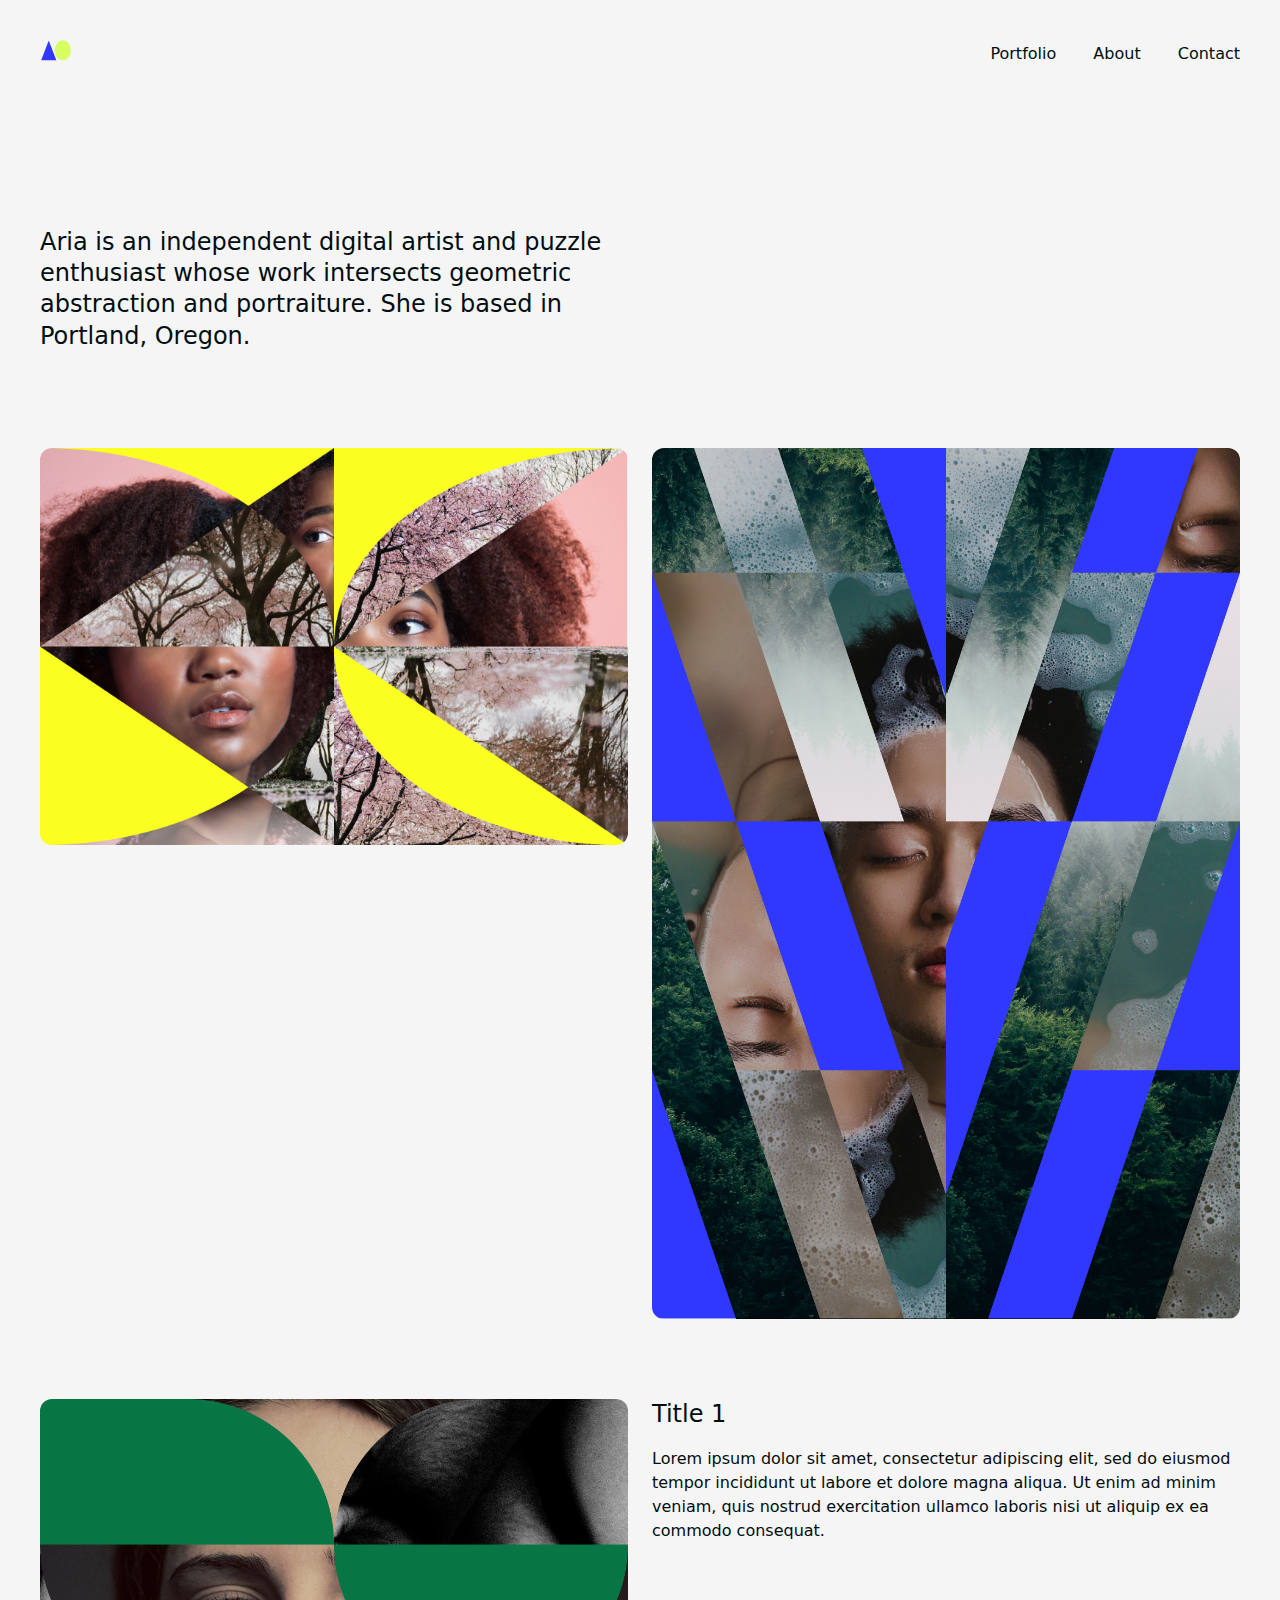
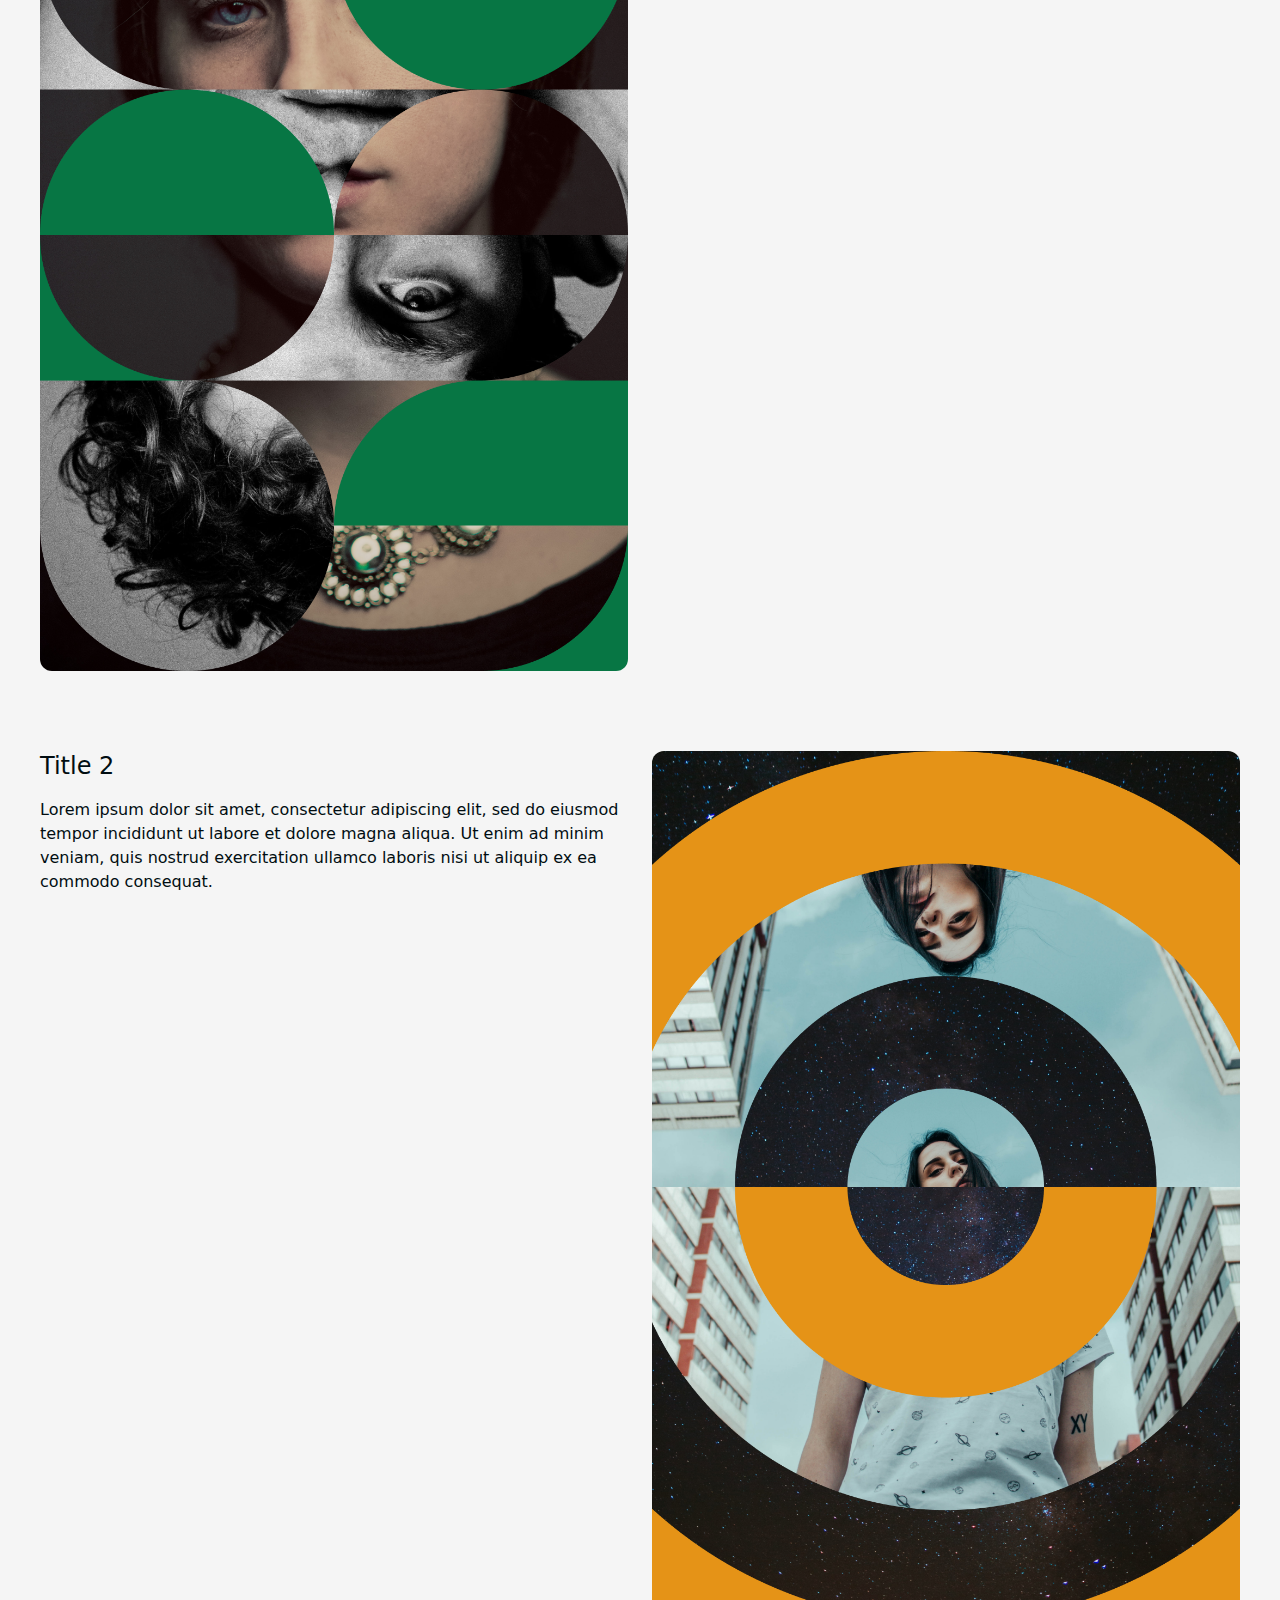
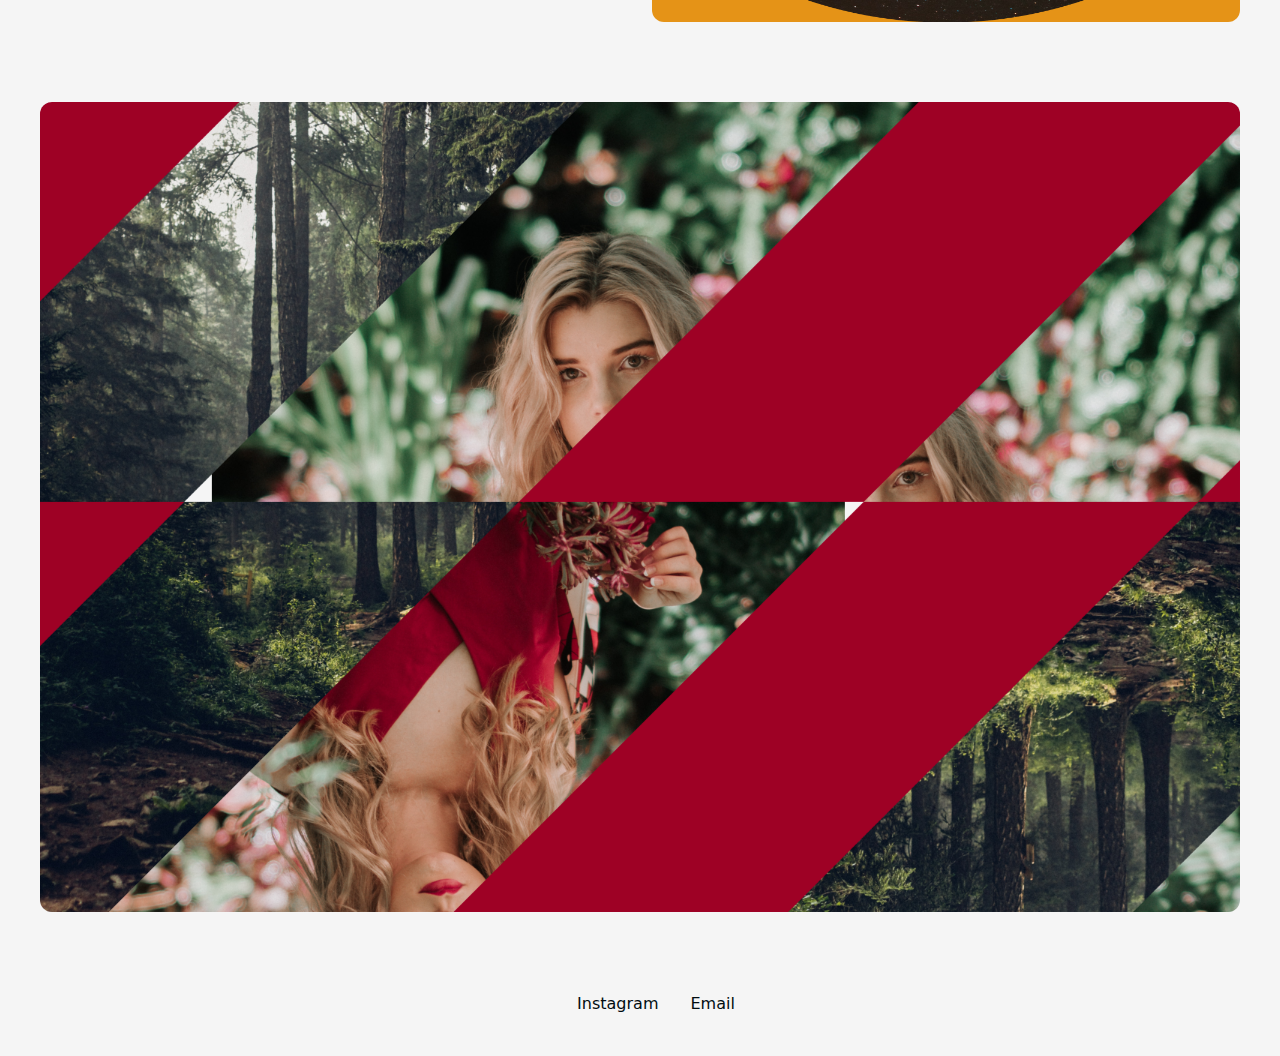
<file: index.html>
<!DOCTYPE html>
<html>
  <head>
    <link rel="stylesheet" type="text/css" href="CSS/base.css" media="screen"/>
    <link rel="stylesheet" type="text/css" href="CSS/style.css" media="screen"/>
  </head>

  <header>

      <img src="Logomark.svg" alt="Aria Oslo logo">


  <nav>
    <a href="index.html">Portfolio</a>
    <a href="about.html">About</a>
    <a href="contact.html">Contact</a>
  </nav>
</header>

	
<section class="project">
	<div class="tagline">
	<h2>Aria is an independent digital artist and puzzle enthusiast whose work intersects geometric abstraction and portraiture. She is based in Portland, Oregon.</h2>
	</div>
</section>

	
<section class="project">
	<div class="gallery1">
		<img src="lost-and-found.png">
	</div>
	<div class="gallery2">
		<img src="far-away.png">
	</div>
</section>

	
<section class="project">
	<div class = "artwork">
		<img src="you-know-me-and-you-dont.png">
	</div>
	<div class = "description">
		<h2>Title 1</h2>
		<p>Lorem ipsum dolor sit amet, consectetur adipiscing elit, sed do eiusmod tempor incididunt ut labore et dolore magna aliqua. Ut enim ad minim veniam, quis nostrud exercitation ullamco laboris nisi ut aliquip ex ea commodo consequat.</p>
	</div>
	</div>
</section>


<section class="project-alt">
	<div class = "description">
		<h2>Title 2</h2>
		<p>Lorem ipsum dolor sit amet, consectetur adipiscing elit, sed do eiusmod tempor incididunt ut labore et dolore magna aliqua. Ut enim ad minim veniam, quis nostrud exercitation ullamco laboris nisi ut aliquip ex ea commodo consequat.</p>
	</div>
	<div class= "artwork">
		<img src="rabbithole.png">
	</div>
</section>

<section class="project">
	<div class="full">
	<img src="fierce.png">
	</div>
</section>

<footer>
	<a href="https://www.instagram.com/hisuperhi">Instagram</a>
	<a href="mailto:aria.oslo.artist@gmail.com">Email</a>	
</footer>

</html>
</file>
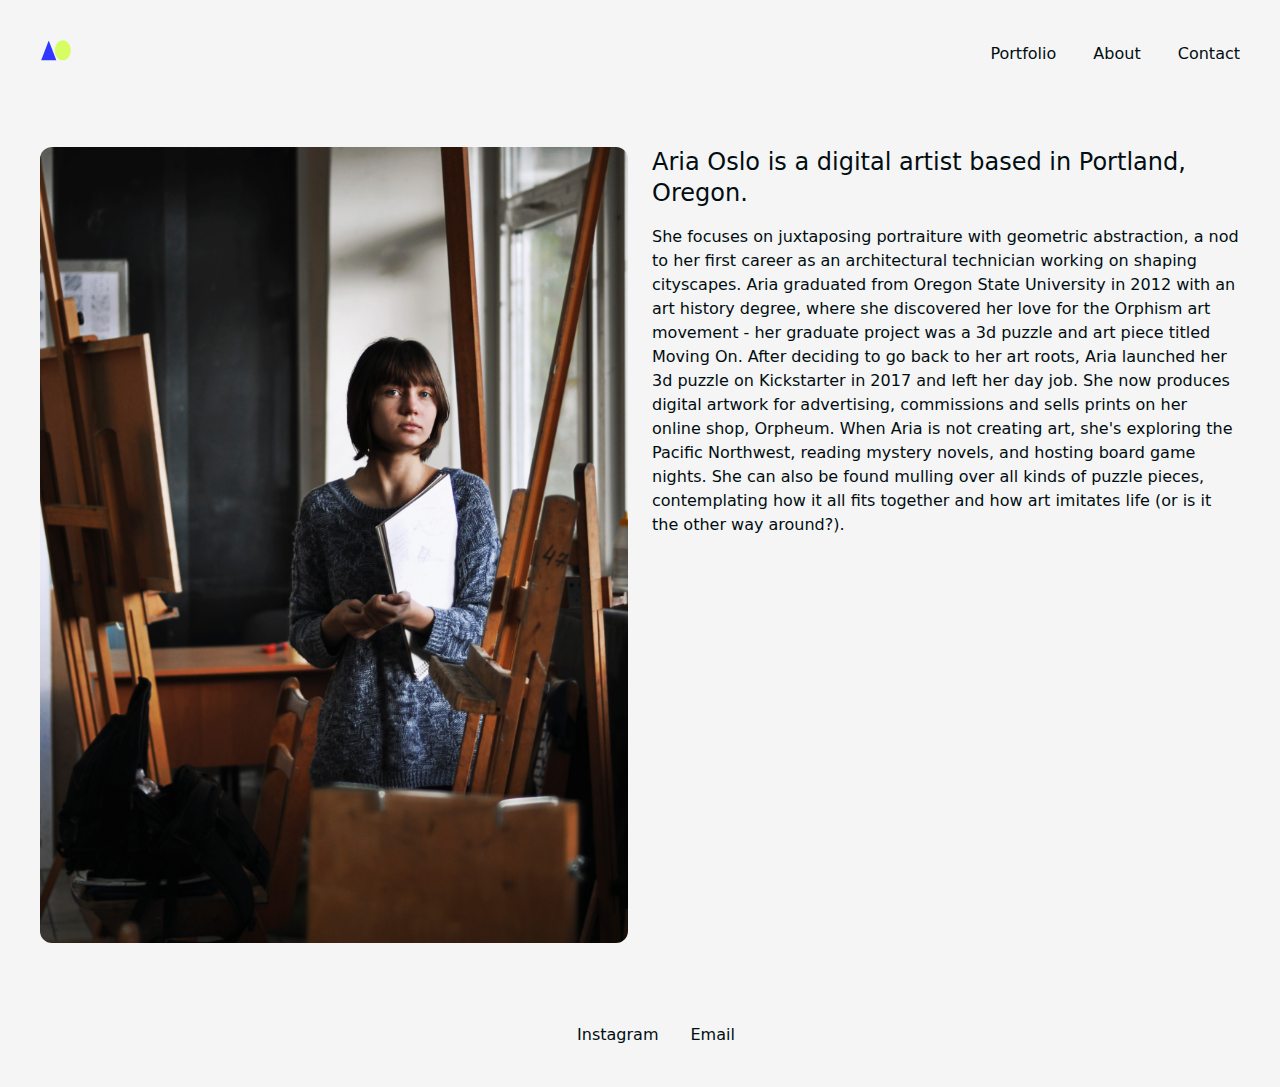
<file: about.html>
<!DOCTYPE html>

<html>
  <head>
    <link rel="stylesheet" type="text/css" href="CSS/base.css" media="screen"/>
    <link rel="stylesheet" type="text/css" href="CSS/style.css" media="screen"/>
  </head>

  <header>

      <img src="Logomark.svg" alt="Aria Oslo logo">


  <nav>
    <a href="index.html">Portfolio</a>
    <a href="about.html">About</a>
    <a href="contact.html">Contact</a>
  </nav>
</header>


<section class="project">
	<div class = "artwork">
		<img src="headshot.jpg">
	</div>
	<div class = "description">
		<h2>Aria Oslo is a digital artist based in Portland, Oregon.</h2>
		<p>She focuses on juxtaposing portraiture with geometric abstraction, a nod to her first career as an architectural technician working on shaping cityscapes. Aria graduated from Oregon State University in 2012 with an art history degree, where she discovered her love for the Orphism art movement - her graduate project was a 3d puzzle and art piece titled Moving On. After deciding to go back to her art roots, Aria launched her 3d puzzle on Kickstarter in 2017 and left her day job. She now produces digital artwork for advertising, commissions and sells prints on her online shop, Orpheum.

When Aria is not creating art, she's exploring the Pacific Northwest, reading mystery novels, and hosting board game nights. She can also be found mulling over all kinds of puzzle pieces, contemplating how it all fits together and how art imitates life (or is it the other way around?). </p>
	</div>
	</div>
</section>

  
<footer>
	<a href="https://www.instagram.com/hisuperhi">Instagram</a>
	<a href="mailto:aria.oslo.artist@gmail.com">Email</a>	
</footer>
  
</html>
</file>
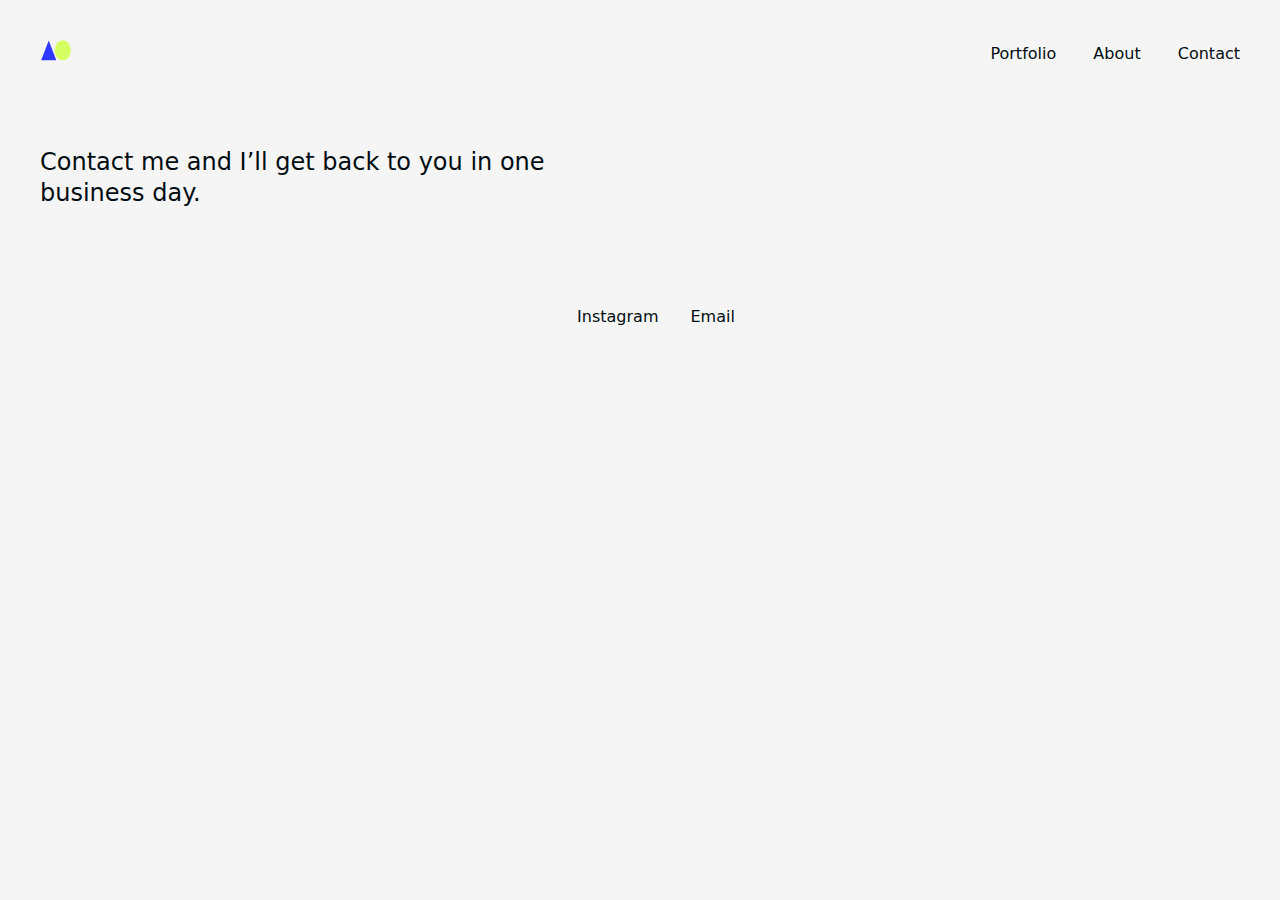
<file: contact.html>
<!DOCTYPE html>

<html>
  <head>
    <link rel="stylesheet" type="text/css" href="CSS/base.css" media="screen"/>
    <link rel="stylesheet" type="text/css" href="CSS/style.css" media="screen"/>
  </head>

  <header>

      <img src="Logomark.svg" alt="Aria Oslo logo">


  <nav>
    <a href="index.html">Portfolio</a>
    <a href="about.html">About</a>
    <a href="contact.html">Contact</a>
  </nav>
</header>


<section class="project-alt">
	<div class = "description">
		<h2>Contact me and I’ll get back to you in one business day.</h2>
	</div>
</section>

  
<footer>
	<a href="https://www.instagram.com/hisuperhi">Instagram</a>
	<a href="mailto:aria.oslo.artist@gmail.com">Email</a>	
</footer>
  
</html>
</file>
<file: CSS/base.css>
html, body, div, span, applet, object, iframe,
h1, h2, h3, h4, h5, h6, p, blockquote, pre,
a, abbr, acronym, address, big, cite, code,
del, dfn, em, img, ins, kbd, q, s, samp,
small, strike, strong, sub, sup, tt, var,
b, u, i, center,
dl, dt, dd, ol, ul, li,
fieldset, form, label, legend,
table, caption, tbody, tfoot, thead, tr, th, td,
article, aside, canvas, details, embed,
figure, figcaption, footer, header, hgroup,
menu, nav, output, ruby, section, summary,
time, mark, audio, video {
  margin: 0;
  padding: 0;
  border: 0;
  font-size: 100%;
  font: inherit;
  vertical-align: baseline;
}

article, aside, details, figcaption, figure,
footer, header, hgroup, menu, nav, section {
  display: block;
}
body {
  line-height: 1;
}
ol, ul {
  list-style: none;
}
blockquote, q {
  quotes: none;
}
blockquote:before, blockquote:after,
q:before, q:after {
  content: '';
  content: none;
}
table {
  border-collapse: collapse;
  border-spacing: 0;
}

img, iframe {
  vertical-align: bottom;
  max-width: 100%;
}

input, textarea, select {
  font: inherit;
}

* {
  -webkit-box-sizing: border-box;
  -moz-box-sizing: border-box;
  box-sizing: border-box;
  -webkit-font-smoothing: antialiased;
  -moz-osx-font-smoothing: grayscale;
  text-rendering: optimizeLegibility;
}
</file>
<file: CSS/style.css>
body {
	font-family: system-ui;
	font-size: 16px;
	line-height: 1.5;
	
	background-color: #f5f5f5;
	color: #010D11;
	margin: 40px auto 40px auto;
	width: 1200px;

	
}

header {
	display: flex;
	align-items: center;
	justify-content: space-between;
}

nav, footer {
	font-size: 16px;
	margin-left: 0px;
}

h1 {
	font-size: 36px;
	font-style: italic;
}

h2 {
	font-size: 24px;
	font-weight: 400;
	line-height: 1.3;
	margin: 0 0 16px 0;
	
}

a:link {
	color: #010D11;
	text-decoration: none;
	transition: color 1s;
	margin: 0 0 0 32px;
}

a:hover {
	color: #D6FE62;
}

a:visited {
	color: #010D11;
}

section {
	margin: 80px 0 80px 0;
	display: grid;
	grid-template-columns: 1fr 1fr 1fr 1fr 1fr 1fr 1fr 1fr 1fr 1fr 1fr 1fr;
	gap: 24px;
}

section.project div.tagline {
	grid-column: 1 / span 6;
	margin: 80px 0 0 0;
}

section.project div.artwork {
	grid-column: 1 / span 6;
}

section.project div.gallery1 {
	grid-column: 1 / span 6;
}

section.project div.gallery2 {
	grid-column: 7 / span 6;
}

section.project div.description {
	grid-column: 7 / span 6;
}

section.project-alt div.artwork {
	grid-column: 7 / span 6;
}

section.project-alt div.description {
	grid-column: 1 / span 6;
}

section.project div.full {
	grid-column: 1 / span 12;
}

footer {
	display: flex;
	align-items: center;
	justify-content: center;
}
	
footer a {
	margin: 0 16px 0 16px;
}
	

@media (max-width: 1248px) {
	body {
		width: auto;
		margin: 40px 24px 40px 24px;
	}
}

@media (max-width: 920px) {
	header {
		flex-direction: column;
	}

	nav {
		margin: 32px 0 0 0;

	}
}

img {
	border-radius: 12px;
}

@media (max-width: 650px) {
	section {
		grid-template-columns: 1fr 1fr 1fr 1fr;
		gap: 16px;
	}

	section.project div.tagline {
		grid-column: 1 / span 4;
	}

	section.project div.gallery1 {
		grid-column: 1 / span 4;
	}
	
	section.project div.gallery2 {
		grid-column: 1 / span 4;
	}
	section.project div.artwork {
		grid-column: 1 / span 4;
	}
	section.project div.description {
		grid-column: 1 / span 4;
	}
	
	section.project-alt div.artwork {
		grid-column: 1 / span 4;
	}
	section.project-alt div.description {
		grid-column: 1 / span 4;
	}
	section.project div.full {
		grid-column: 1 / span 4;
	}
}

@media (max-width: 500px) {
	
}
</file>
